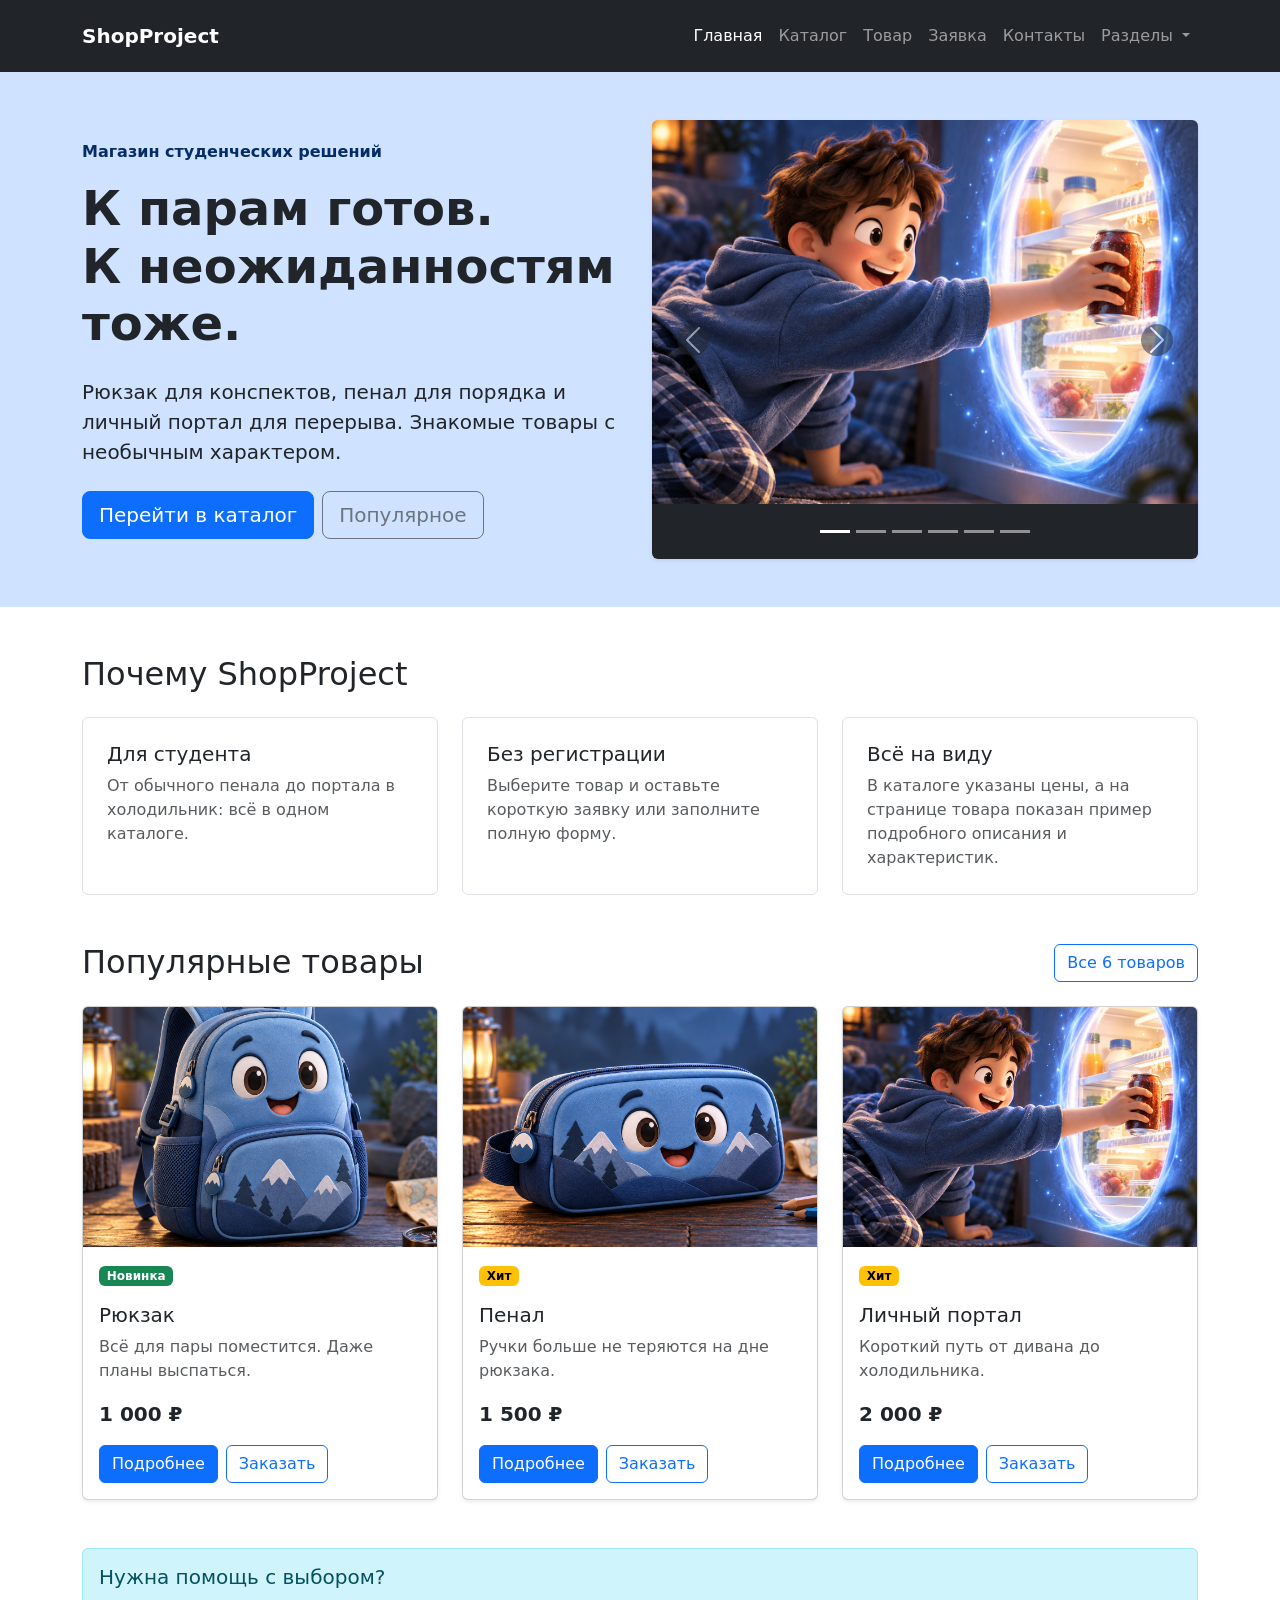
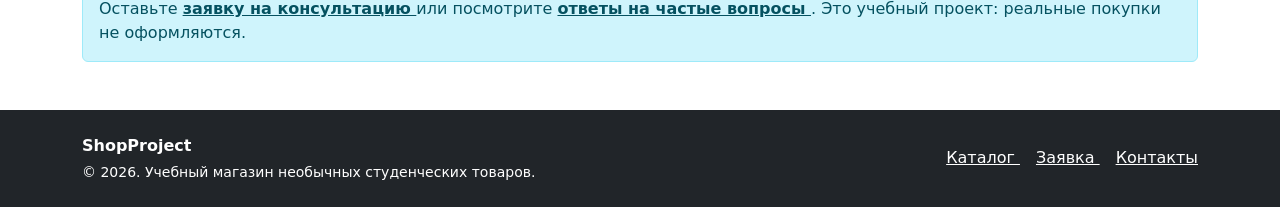
<file: index.html>
<!DOCTYPE html>
<html lang="ru">
 <head>
  <meta charset="utf-8"/>
  <meta content="width=device-width, initial-scale=1.0" name="viewport"/>
  <meta content="Учебный магазин ShopProject: рюкзаки, пеналы и необычные товары для студентов." name="description"/>
  <title>
   Главная — ShopProject
  </title>
  <link href="vendor/bootstrap/css/bootstrap.min.css" rel="stylesheet"/>
  <link href="css/custom.css" rel="stylesheet"/>
  <script defer="" src="vendor/bootstrap/js/bootstrap.bundle.min.js">
  </script>
  <script defer="" src="js/main.js">
  </script>
 </head>
 <body class="d-flex flex-column min-vh-100">
  <a class="visually-hidden-focusable position-absolute top-0 start-0 bg-white p-3 z-3" href="#main">
   Перейти к содержимому
  </a>
  <header>
   <nav aria-label="Основная навигация" class="navbar navbar-expand-lg bg-dark navbar-dark py-3">
    <div class="container">
     <a class="navbar-brand fw-bold" href="index.html">
      ShopProject
     </a>
     <button aria-controls="mainNavbar" aria-expanded="false" aria-label="Открыть меню" class="navbar-toggler" data-bs-target="#mainNavbar" data-bs-toggle="collapse" type="button">
      <span class="navbar-toggler-icon">
      </span>
     </button>
     <div class="collapse navbar-collapse" id="mainNavbar">
      <ul class="navbar-nav ms-auto">
       <li class="nav-item">
        <a aria-current="page" class="nav-link active" href="index.html">
         Главная
        </a>
       </li>
       <li class="nav-item">
        <a class="nav-link" href="catalog.html">
         Каталог
        </a>
       </li>
       <li class="nav-item">
        <a class="nav-link" href="product.html">
         Товар
        </a>
       </li>
       <li class="nav-item">
        <a class="nav-link" href="order.html">
         Заявка
        </a>
       </li>
       <li class="nav-item">
        <a class="nav-link" href="contacts.html">
         Контакты
        </a>
       </li>
       <li class="nav-item dropdown">
        <button aria-expanded="false" class="nav-link dropdown-toggle" data-bs-toggle="dropdown" type="button">
         Разделы
        </button>
        <ul class="dropdown-menu dropdown-menu-end">
         <li>
          <a class="dropdown-item" href="index.html#advantages">
           Преимущества
          </a>
         </li>
         <li>
          <a class="dropdown-item" href="index.html#popular">
           Популярные товары
          </a>
         </li>
         <li>
          <a class="dropdown-item" href="contacts.html#faq">
           Частые вопросы
          </a>
         </li>
        </ul>
       </li>
      </ul>
     </div>
    </div>
   </nav>
  </header>
  <main class="flex-grow-1" id="main" tabindex="-1">
   <section class="container-fluid bg-primary-subtle py-5">
    <div class="container">
     <div class="row align-items-center g-4">
      <div class="col-12 col-lg-6">
       <p class="text-primary-emphasis fw-semibold">
        Магазин студенческих решений
       </p>
       <h1 class="display-5 fw-bold">
        К парам готов.
        <br/>
        К неожиданностям тоже.
       </h1>
       <p class="lead my-4">
        Рюкзак для конспектов, пенал для порядка и личный портал для перерыва. Знакомые товары с необычным характером.
       </p>
       <div class="d-flex flex-wrap gap-2">
        <a class="btn btn-primary btn-lg" href="catalog.html">
         Перейти в каталог
        </a>
        <a class="btn btn-outline-secondary btn-lg" href="#popular">
         Популярное
        </a>
       </div>
      </div>
      <div class="col-12 col-lg-6">
       <div aria-label="Товары магазина" aria-roledescription="карусель" class="carousel slide rounded overflow-hidden shadow-sm" data-bs-interval="false" id="heroCarousel" role="region">
        <div class="carousel-inner">
         <div class="carousel-item active">
          <img alt="Студент достаёт напиток из холодильника через синий портал" class="d-block hero-image" fetchpriority="high" height="640" src="images/portal.png" width="640"/>
         </div>
         <div class="carousel-item">
          <img alt="Студенческий рюкзак" class="d-block hero-image" height="640" src="images/backpack.png" width="640"/>
         </div>
         <div class="carousel-item">
          <img alt="Пенал для письменных принадлежностей" class="d-block hero-image" height="640" src="images/pencil-case.png" width="640"/>
         </div>
         <div class="carousel-item">
          <img alt="Личная лавочка для отдыха" class="d-block hero-image" height="640" src="images/personal-bench.png" width="640"/>
         </div>
         <div class="carousel-item">
          <img alt="Шапочка из алюминиевой фольги" class="d-block hero-image" height="640" src="images/aluminum-cap.png" width="640"/>
         </div>
         <div class="carousel-item">
          <img alt="Иллюстрация побега студента с пары" class="d-block hero-image" height="640" src="images/leave.png" width="640"/>
         </div>
        </div>
        <button class="carousel-control-prev" data-bs-slide="prev" data-bs-target="#heroCarousel" type="button">
         <span aria-hidden="true" class="carousel-control-prev-icon bg-dark rounded-circle">
         </span>
         <span class="visually-hidden">
          Предыдущий товар
         </span>
        </button>
        <button class="carousel-control-next" data-bs-slide="next" data-bs-target="#heroCarousel" type="button">
         <span aria-hidden="true" class="carousel-control-next-icon bg-dark rounded-circle">
         </span>
         <span class="visually-hidden">
          Следующий товар
         </span>
        </button>
        <div class="carousel-indicators position-static mx-0 mb-0 py-3 bg-dark">
         <button aria-current="true" aria-label="Слайд 1: Личный портал" class="active" data-bs-slide-to="0" data-bs-target="#heroCarousel" type="button">
         </button>
         <button aria-label="Слайд 2: Рюкзак" data-bs-slide-to="1" data-bs-target="#heroCarousel" type="button">
         </button>
         <button aria-label="Слайд 3: Пенал" data-bs-slide-to="2" data-bs-target="#heroCarousel" type="button">
         </button>
         <button aria-label="Слайд 4: Личная лавочка" data-bs-slide-to="3" data-bs-target="#heroCarousel" type="button">
         </button>
         <button aria-label="Слайд 5: Защита от внешних воздействий" data-bs-slide-to="4" data-bs-target="#heroCarousel" type="button">
         </button>
         <button aria-label="Слайд 6: Побег с пар" data-bs-slide-to="5" data-bs-target="#heroCarousel" type="button">
         </button>
        </div>
       </div>
      </div>
     </div>
    </div>
   </section>
   <section class="container my-5" id="advantages">
    <h2 class="mb-4">
     Почему ShopProject
    </h2>
    <div class="row g-4">
     <div class="col-12 col-md-4">
      <div class="border rounded p-4 h-100">
       <h3 class="h5">
        Для студента
       </h3>
       <p class="text-body-secondary mb-0">
        От обычного пенала до портала в холодильник: всё в одном каталоге.
       </p>
      </div>
     </div>
     <div class="col-12 col-md-4">
      <div class="border rounded p-4 h-100">
       <h3 class="h5">
        Без регистрации
       </h3>
       <p class="text-body-secondary mb-0">
        Выберите товар и оставьте короткую заявку или заполните полную форму.
       </p>
      </div>
     </div>
     <div class="col-12 col-md-4">
      <div class="border rounded p-4 h-100">
       <h3 class="h5">
        Всё на виду
       </h3>
       <p class="text-body-secondary mb-0">
        В каталоге указаны цены, а на странице товара показан пример подробного описания и характеристик.
       </p>
      </div>
     </div>
    </div>
   </section>
   <section class="container my-5" id="popular">
    <div class="d-flex flex-wrap justify-content-between align-items-center gap-3 mb-4">
     <h2 class="mb-0">
      Популярные товары
     </h2>
     <a class="btn btn-outline-primary" href="catalog.html">
      Все 6 товаров
     </a>
    </div>
    <div class="row g-4">
     <div class="col-12 col-md-6 col-lg-4">
      <article class="card h-100 shadow-sm">
       <img alt="Студенческий рюкзак" class="card-img-top product-image" height="640" loading="lazy" src="images/backpack.png" width="640"/>
       <div class="card-body d-flex flex-column">
        <div class="mb-3">
         <span class="badge text-bg-success">
          Новинка
         </span>
        </div>
        <h3 class="card-title h5">
         Рюкзак
        </h3>
        <p class="card-text text-body-secondary">
         Всё для пары поместится. Даже планы выспаться.
        </p>
        <p class="fw-bold fs-5 mt-auto">
         1 000 ₽
        </p>
        <div class="d-flex flex-wrap gap-2">
         <a class="btn btn-primary" href="product.html">
          Подробнее
         </a>
         <button class="btn btn-outline-primary" data-bs-target="#orderModal" data-bs-toggle="modal" type="button">
          Заказать
         </button>
        </div>
       </div>
      </article>
     </div>
     <div class="col-12 col-md-6 col-lg-4">
      <article class="card h-100 shadow-sm">
       <img alt="Пенал для письменных принадлежностей" class="card-img-top product-image" height="640" loading="lazy" src="images/pencil-case.png" width="640"/>
       <div class="card-body d-flex flex-column">
        <div class="mb-3">
         <span class="badge text-bg-warning">
          Хит
         </span>
        </div>
        <h3 class="card-title h5">
         Пенал
        </h3>
        <p class="card-text text-body-secondary">
         Ручки больше не теряются на дне рюкзака.
        </p>
        <p class="fw-bold fs-5 mt-auto">
         1 500 ₽
        </p>
        <div class="d-flex flex-wrap gap-2">
         <a class="btn btn-primary" href="product.html">
          Подробнее
         </a>
         <button class="btn btn-outline-primary" data-bs-target="#orderModal" data-bs-toggle="modal" type="button">
          Заказать
         </button>
        </div>
       </div>
      </article>
     </div>
     <div class="col-12 col-md-6 col-lg-4">
      <article class="card h-100 shadow-sm">
       <img alt="Студент достаёт напиток из холодильника через синий портал" class="card-img-top product-image" height="640" loading="lazy" src="images/portal.png" width="640"/>
       <div class="card-body d-flex flex-column">
        <div class="mb-3">
         <span class="badge text-bg-warning">
          Хит
         </span>
        </div>
        <h3 class="card-title h5">
         Личный портал
        </h3>
        <p class="card-text text-body-secondary">
         Короткий путь от дивана до холодильника.
        </p>
        <p class="fw-bold fs-5 mt-auto">
         2 000 ₽
        </p>
        <div class="d-flex flex-wrap gap-2">
         <a class="btn btn-primary" href="product.html">
          Подробнее
         </a>
         <button class="btn btn-outline-primary" data-bs-target="#orderModal" data-bs-toggle="modal" type="button">
          Заказать
         </button>
        </div>
       </div>
      </article>
     </div>
    </div>
   </section>
   <aside class="container">
    <div class="alert alert-info mb-0" role="alert">
     <h2 class="h5">
      Нужна помощь с выбором?
     </h2>
     <p class="mb-0">
      Оставьте
      <a class="alert-link" href="order.html">
       заявку на консультацию
      </a>
      или посмотрите
      <a class="alert-link" href="contacts.html#faq">
       ответы на частые вопросы
      </a>
      . Это учебный проект: реальные покупки не оформляются.
     </p>
    </div>
   </aside>
  </main>
  <footer class="bg-dark text-white py-4 mt-5">
   <div class="container">
    <div class="row g-3 align-items-center">
     <div class="col-12 col-md-7">
      <p class="fw-bold mb-1">
       ShopProject
      </p>
      <p class="small mb-0">
       © 2026. Учебный магазин необычных студенческих товаров.
      </p>
     </div>
     <div class="col-12 col-md-5 text-md-end">
      <a class="text-white me-3" href="catalog.html">
       Каталог
      </a>
      <a class="text-white me-3" href="order.html">
       Заявка
      </a>
      <a class="text-white" href="contacts.html">
       Контакты
      </a>
     </div>
    </div>
   </div>
  </footer>
  <div aria-hidden="true" aria-labelledby="orderModalLabel" class="modal fade" id="orderModal" tabindex="-1">
   <div class="modal-dialog modal-dialog-centered modal-dialog-scrollable">
    <div class="modal-content">
     <div class="modal-header">
      <h2 class="modal-title fs-5" id="orderModalLabel">
       Быстрая заявка
      </h2>
      <button aria-label="Закрыть" class="btn-close" data-bs-dismiss="modal" type="button">
      </button>
     </div>
     <div class="modal-body">
      <p class="text-body-secondary">
       Учебная форма: данные никуда не отправляются.
      </p>
      <form class="demo-form" id="quick-form">
       <p class="small text-body-secondary">
        Поля со звёздочкой обязательны.
       </p>
       <div class="row g-3">
        <div class="col-12">
         <label class="form-label" for="quick-product">
          Товар *
         </label>
         <select class="form-select" id="quick-product" name="product" required="">
          <option value="">
           Выберите товар
          </option>
          <option value="backpack">
           Рюкзак — 1 000 ₽
          </option>
          <option value="pencil-case">
           Пенал — 1 500 ₽
          </option>
          <option value="portal">
           Личный портал — 2 000 ₽
          </option>
          <option value="personal-bench">
           Личная лавочка — 2 100 ₽
          </option>
          <option value="aluminum-cap">
           Защита от внешних воздействий — 2 000 ₽
          </option>
          <option value="leave">
           Побег с пар — 500 000 ₽
          </option>
         </select>
        </div>
        <div class="col-12 col-md-6">
         <label class="form-label" for="quick-name">
          Имя *
         </label>
         <input autocomplete="name" class="form-control" id="quick-name" maxlength="80" minlength="2" name="name" required="" type="text"/>
        </div>
        <div class="col-12 col-md-6">
         <label class="form-label" for="quick-phone">
          Телефон *
         </label>
         <div class="input-group">
          <span class="input-group-text" id="quick-prefix">
           +7
          </span>
          <input aria-describedby="quick-prefix quick-phone-help" autocomplete="tel-national" class="form-control" id="quick-phone" inputmode="numeric" maxlength="10" name="phone" pattern="[0-9]{10}" placeholder="9000000000" required="" type="tel"/>
         </div>
         <div class="form-text" id="quick-phone-help">
          10 цифр без +7, пробелов и скобок.
         </div>
        </div>
        <div class="col-12">
         <div class="form-check">
          <input class="form-check-input" id="quick-agree" name="agreement" required="" type="checkbox"/>
          <label class="form-check-label" for="quick-agree">
           Я согласен на обработку данных *
          </label>
         </div>
        </div>
        <div class="col-12 d-flex flex-wrap gap-2">
         <button class="btn btn-primary" type="submit">
          Отправить заявку
         </button>
         <button class="btn btn-outline-secondary" data-bs-dismiss="modal" type="button">
          Закрыть
         </button>
        </div>
       </div>
       <p class="alert alert-success mt-3 mb-0" hidden="" role="status" tabindex="-1">
        Форма успешно заполнена! Это учебный проект: данные никуда не отправляются.
       </p>
      </form>
     </div>
    </div>
   </div>
  </div>
  <noscript>
   <p class="container alert alert-warning my-3">
    Для работы меню, модального окна, вкладок и обработки учебной формы включите JavaScript.
   </p>
  </noscript>
 </body>
</html>
</file>
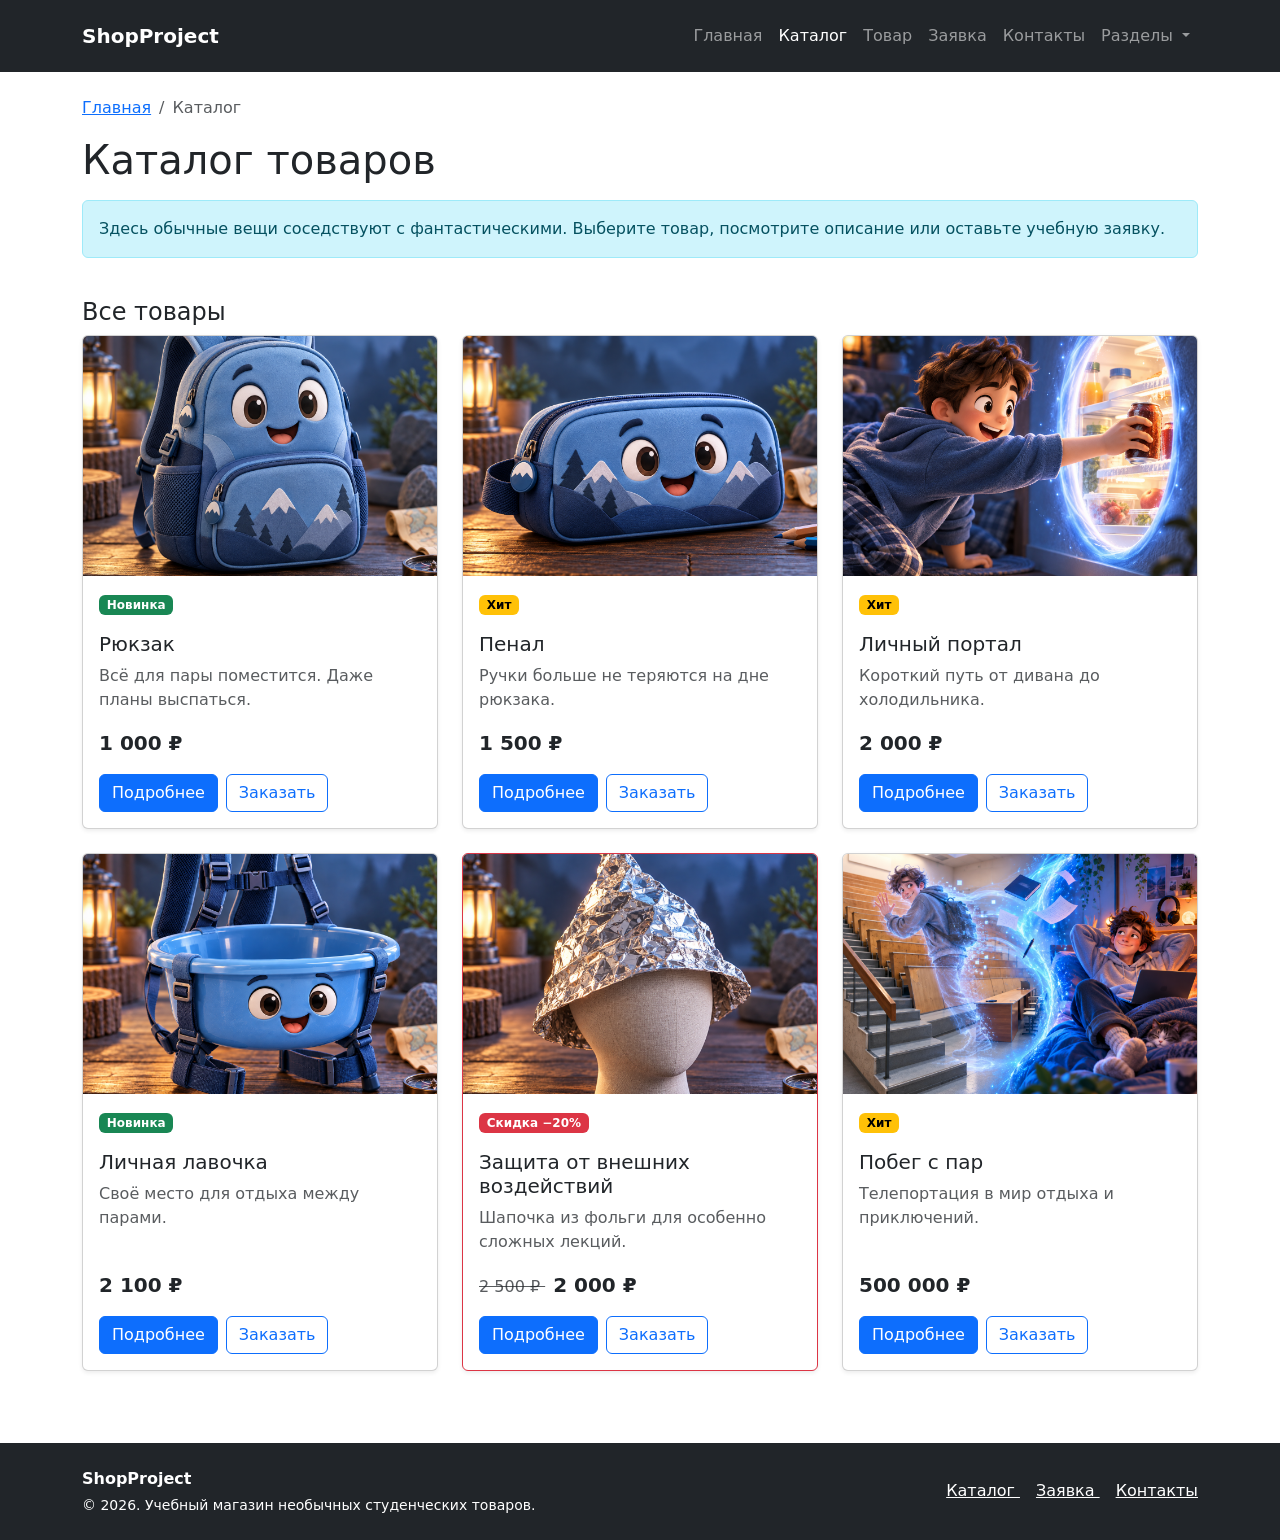
<file: catalog.html>
<!DOCTYPE html>
<html lang="ru">
 <head>
  <meta charset="utf-8"/>
  <meta content="width=device-width, initial-scale=1.0" name="viewport"/>
  <meta content="Шесть товаров ShopProject: каталог с поиском, категориями, ценой и быстрым заказом." name="description"/>
  <title>
   Каталог товаров — ShopProject
  </title>
  <link href="vendor/bootstrap/css/bootstrap.min.css" rel="stylesheet"/>
  <link href="css/custom.css" rel="stylesheet"/>
  <script defer="" src="vendor/bootstrap/js/bootstrap.bundle.min.js">
  </script>
  <script defer="" src="js/main.js">
  </script>
 </head>
 <body class="d-flex flex-column min-vh-100">
  <a class="visually-hidden-focusable position-absolute top-0 start-0 bg-white p-3 z-3" href="#main">
   Перейти к содержимому
  </a>
  <header>
   <nav aria-label="Основная навигация" class="navbar navbar-expand-lg bg-dark navbar-dark py-3">
    <div class="container">
     <a class="navbar-brand fw-bold" href="index.html">
      ShopProject
     </a>
     <button aria-controls="mainNavbar" aria-expanded="false" aria-label="Открыть меню" class="navbar-toggler" data-bs-target="#mainNavbar" data-bs-toggle="collapse" type="button">
      <span class="navbar-toggler-icon">
      </span>
     </button>
     <div class="collapse navbar-collapse" id="mainNavbar">
      <ul class="navbar-nav ms-auto">
       <li class="nav-item">
        <a class="nav-link" href="index.html">
         Главная
        </a>
       </li>
       <li class="nav-item">
        <a aria-current="page" class="nav-link active" href="catalog.html">
         Каталог
        </a>
       </li>
       <li class="nav-item">
        <a class="nav-link" href="product.html">
         Товар
        </a>
       </li>
       <li class="nav-item">
        <a class="nav-link" href="order.html">
         Заявка
        </a>
       </li>
       <li class="nav-item">
        <a class="nav-link" href="contacts.html">
         Контакты
        </a>
       </li>
       <li class="nav-item dropdown">
        <button aria-expanded="false" class="nav-link dropdown-toggle" data-bs-toggle="dropdown" type="button">
         Разделы
        </button>
        <ul class="dropdown-menu dropdown-menu-end">
         <li>
          <a class="dropdown-item" href="index.html#advantages">
           Преимущества
          </a>
         </li>
         <li>
          <a class="dropdown-item" href="index.html#popular">
           Популярные товары
          </a>
         </li>
         <li>
          <a class="dropdown-item" href="contacts.html#faq">
           Частые вопросы
          </a>
         </li>
        </ul>
       </li>
      </ul>
     </div>
    </div>
   </nav>
  </header>
  <main class="flex-grow-1" id="main" tabindex="-1">
   <div class="container my-4">
    <nav aria-label="Хлебные крошки">
     <ol class="breadcrumb">
      <li class="breadcrumb-item">
       <a href="index.html">
        Главная
       </a>
      </li>
      <li aria-current="page" class="breadcrumb-item active">
       Каталог
      </li>
     </ol>
    </nav>
    <h1 class="mb-3">
     Каталог товаров
    </h1>
    <div class="alert alert-info" role="alert">
     Здесь обычные вещи соседствуют с фантастическими. Выберите товар, посмотрите описание или оставьте учебную заявку.
    </div>
    <div class="row g-4 mt-1">
     <section aria-labelledby="catalog-heading" class="col-12">
      <h2 class="h4" id="catalog-heading">
       Все товары
      </h2>
      <div class="row g-4" id="catalog-grid">
       <div class="col-12 col-md-6 col-lg-4">
        <article class="card h-100 shadow-sm">
         <img alt="Студенческий рюкзак" class="card-img-top product-image" height="640" loading="lazy" src="images/backpack.png" width="640"/>
         <div class="card-body d-flex flex-column">
          <div class="mb-3">
           <span class="badge text-bg-success">
            Новинка
           </span>
          </div>
          <h3 class="card-title h5">
           Рюкзак
          </h3>
          <p class="card-text text-body-secondary">
           Всё для пары поместится. Даже планы выспаться.
          </p>
          <p class="fw-bold fs-5 mt-auto">
           1 000 ₽
          </p>
          <div class="d-flex flex-wrap gap-2">
           <a class="btn btn-primary" href="product.html">
            Подробнее
           </a>
           <button class="btn btn-outline-primary" data-bs-target="#orderModal" data-bs-toggle="modal" type="button">
            Заказать
           </button>
          </div>
         </div>
        </article>
       </div>
       <div class="col-12 col-md-6 col-lg-4">
        <article class="card h-100 shadow-sm">
         <img alt="Пенал для письменных принадлежностей" class="card-img-top product-image" height="640" loading="lazy" src="images/pencil-case.png" width="640"/>
         <div class="card-body d-flex flex-column">
          <div class="mb-3">
           <span class="badge text-bg-warning">
            Хит
           </span>
          </div>
          <h3 class="card-title h5">
           Пенал
          </h3>
          <p class="card-text text-body-secondary">
           Ручки больше не теряются на дне рюкзака.
          </p>
          <p class="fw-bold fs-5 mt-auto">
           1 500 ₽
          </p>
          <div class="d-flex flex-wrap gap-2">
           <a class="btn btn-primary" href="product.html">
            Подробнее
           </a>
           <button class="btn btn-outline-primary" data-bs-target="#orderModal" data-bs-toggle="modal" type="button">
            Заказать
           </button>
          </div>
         </div>
        </article>
       </div>
       <div class="col-12 col-md-6 col-lg-4">
        <article class="card h-100 shadow-sm">
         <img alt="Студент достаёт напиток из холодильника через синий портал" class="card-img-top product-image" height="640" loading="lazy" src="images/portal.png" width="640"/>
         <div class="card-body d-flex flex-column">
          <div class="mb-3">
           <span class="badge text-bg-warning">
            Хит
           </span>
          </div>
          <h3 class="card-title h5">
           Личный портал
          </h3>
          <p class="card-text text-body-secondary">
           Короткий путь от дивана до холодильника.
          </p>
          <p class="fw-bold fs-5 mt-auto">
           2 000 ₽
          </p>
          <div class="d-flex flex-wrap gap-2">
           <a class="btn btn-primary" href="product.html">
            Подробнее
           </a>
           <button class="btn btn-outline-primary" data-bs-target="#orderModal" data-bs-toggle="modal" type="button">
            Заказать
           </button>
          </div>
         </div>
        </article>
       </div>
       <div class="col-12 col-md-6 col-lg-4">
        <article class="card h-100 shadow-sm">
         <img alt="Личная лавочка для отдыха" class="card-img-top product-image" height="640" loading="lazy" src="images/personal-bench.png" width="640"/>
         <div class="card-body d-flex flex-column">
          <div class="mb-3">
           <span class="badge text-bg-success">
            Новинка
           </span>
          </div>
          <h3 class="card-title h5">
           Личная лавочка
          </h3>
          <p class="card-text text-body-secondary">
           Своё место для отдыха между парами.
          </p>
          <p class="fw-bold fs-5 mt-auto">
           2 100 ₽
          </p>
          <div class="d-flex flex-wrap gap-2">
           <a class="btn btn-primary" href="product.html">
            Подробнее
           </a>
           <button class="btn btn-outline-primary" data-bs-target="#orderModal" data-bs-toggle="modal" type="button">
            Заказать
           </button>
          </div>
         </div>
        </article>
       </div>
       <div class="col-12 col-md-6 col-lg-4">
        <article class="card h-100 shadow-sm border-danger">
         <img alt="Шапочка из алюминиевой фольги" class="card-img-top product-image" height="640" loading="lazy" src="images/aluminum-cap.png" width="640"/>
         <div class="card-body d-flex flex-column">
          <div class="mb-3">
           <span class="badge text-bg-danger">
            Скидка −20%
           </span>
          </div>
          <h3 class="card-title h5">
           Защита от внешних воздействий
          </h3>
          <p class="card-text text-body-secondary">
           Шапочка из фольги для особенно сложных лекций.
          </p>
          <p class="fw-bold fs-5 mt-auto">
           <del class="text-body-secondary fw-normal fs-6 me-2">
            2 500 ₽
           </del>
           2 000 ₽
          </p>
          <div class="d-flex flex-wrap gap-2">
           <a class="btn btn-primary" href="product.html">
            Подробнее
           </a>
           <button class="btn btn-outline-primary" data-bs-target="#orderModal" data-bs-toggle="modal" type="button">
            Заказать
           </button>
          </div>
         </div>
        </article>
       </div>
       <div class="col-12 col-md-6 col-lg-4">
        <article class="card h-100 shadow-sm">
         <img alt="Иллюстрация побега студента с пары" class="card-img-top product-image" height="640" loading="lazy" src="images/leave.png" width="640"/>
         <div class="card-body d-flex flex-column">
          <div class="mb-3">
           <span class="badge text-bg-warning">
            Хит
           </span>
          </div>
          <h3 class="card-title h5">
           Побег с пар
          </h3>
          <p class="card-text text-body-secondary">
           Телепортация в мир отдыха и приключений.
          </p>
          <p class="fw-bold fs-5 mt-auto">
           500 000 ₽
          </p>
          <div class="d-flex flex-wrap gap-2">
           <a class="btn btn-primary" href="product.html">
            Подробнее
           </a>
           <button class="btn btn-outline-primary" data-bs-target="#orderModal" data-bs-toggle="modal" type="button">
            Заказать
           </button>
          </div>
         </div>
        </article>
       </div>
      </div>
     </section>
    </div>
   </div>
  </main>
  <footer class="bg-dark text-white py-4 mt-5">
   <div class="container">
    <div class="row g-3 align-items-center">
     <div class="col-12 col-md-7">
      <p class="fw-bold mb-1">
       ShopProject
      </p>
      <p class="small mb-0">
       © 2026. Учебный магазин необычных студенческих товаров.
      </p>
     </div>
     <div class="col-12 col-md-5 text-md-end">
      <a class="text-white me-3" href="catalog.html">
       Каталог
      </a>
      <a class="text-white me-3" href="order.html">
       Заявка
      </a>
      <a class="text-white" href="contacts.html">
       Контакты
      </a>
     </div>
    </div>
   </div>
  </footer>
  <div aria-hidden="true" aria-labelledby="orderModalLabel" class="modal fade" id="orderModal" tabindex="-1">
   <div class="modal-dialog modal-dialog-centered modal-dialog-scrollable">
    <div class="modal-content">
     <div class="modal-header">
      <h2 class="modal-title fs-5" id="orderModalLabel">
       Быстрая заявка
      </h2>
      <button aria-label="Закрыть" class="btn-close" data-bs-dismiss="modal" type="button">
      </button>
     </div>
     <div class="modal-body">
      <p class="text-body-secondary">
       Учебная форма: данные никуда не отправляются.
      </p>
      <form class="demo-form" id="quick-form">
       <p class="small text-body-secondary">
        Поля со звёздочкой обязательны.
       </p>
       <div class="row g-3">
        <div class="col-12">
         <label class="form-label" for="quick-product">
          Товар *
         </label>
         <select class="form-select" id="quick-product" name="product" required="">
          <option value="">
           Выберите товар
          </option>
          <option value="backpack">
           Рюкзак — 1 000 ₽
          </option>
          <option value="pencil-case">
           Пенал — 1 500 ₽
          </option>
          <option value="portal">
           Личный портал — 2 000 ₽
          </option>
          <option value="personal-bench">
           Личная лавочка — 2 100 ₽
          </option>
          <option value="aluminum-cap">
           Защита от внешних воздействий — 2 000 ₽
          </option>
          <option value="leave">
           Побег с пар — 500 000 ₽
          </option>
         </select>
        </div>
        <div class="col-12 col-md-6">
         <label class="form-label" for="quick-name">
          Имя *
         </label>
         <input autocomplete="name" class="form-control" id="quick-name" maxlength="80" minlength="2" name="name" required="" type="text"/>
        </div>
        <div class="col-12 col-md-6">
         <label class="form-label" for="quick-phone">
          Телефон *
         </label>
         <div class="input-group">
          <span class="input-group-text" id="quick-prefix">
           +7
          </span>
          <input aria-describedby="quick-prefix quick-phone-help" autocomplete="tel-national" class="form-control" id="quick-phone" inputmode="numeric" maxlength="10" name="phone" pattern="[0-9]{10}" placeholder="9000000000" required="" type="tel"/>
         </div>
         <div class="form-text" id="quick-phone-help">
          10 цифр без +7, пробелов и скобок.
         </div>
        </div>
        <div class="col-12">
         <div class="form-check">
          <input class="form-check-input" id="quick-agree" name="agreement" required="" type="checkbox"/>
          <label class="form-check-label" for="quick-agree">
           Я согласен на обработку данных *
          </label>
         </div>
        </div>
        <div class="col-12 d-flex flex-wrap gap-2">
         <button class="btn btn-primary" type="submit">
          Отправить заявку
         </button>
         <button class="btn btn-outline-secondary" data-bs-dismiss="modal" type="button">
          Закрыть
         </button>
        </div>
       </div>
       <p class="alert alert-success mt-3 mb-0" hidden="" role="status" tabindex="-1">
        Форма успешно заполнена! Это учебный проект: данные никуда не отправляются.
       </p>
      </form>
     </div>
    </div>
   </div>
  </div>
  <noscript>
   <p class="container alert alert-warning my-3">
    Для работы меню, модального окна, вкладок и обработки учебной формы включите JavaScript.
   </p>
  </noscript>
 </body>
</html>
</file>
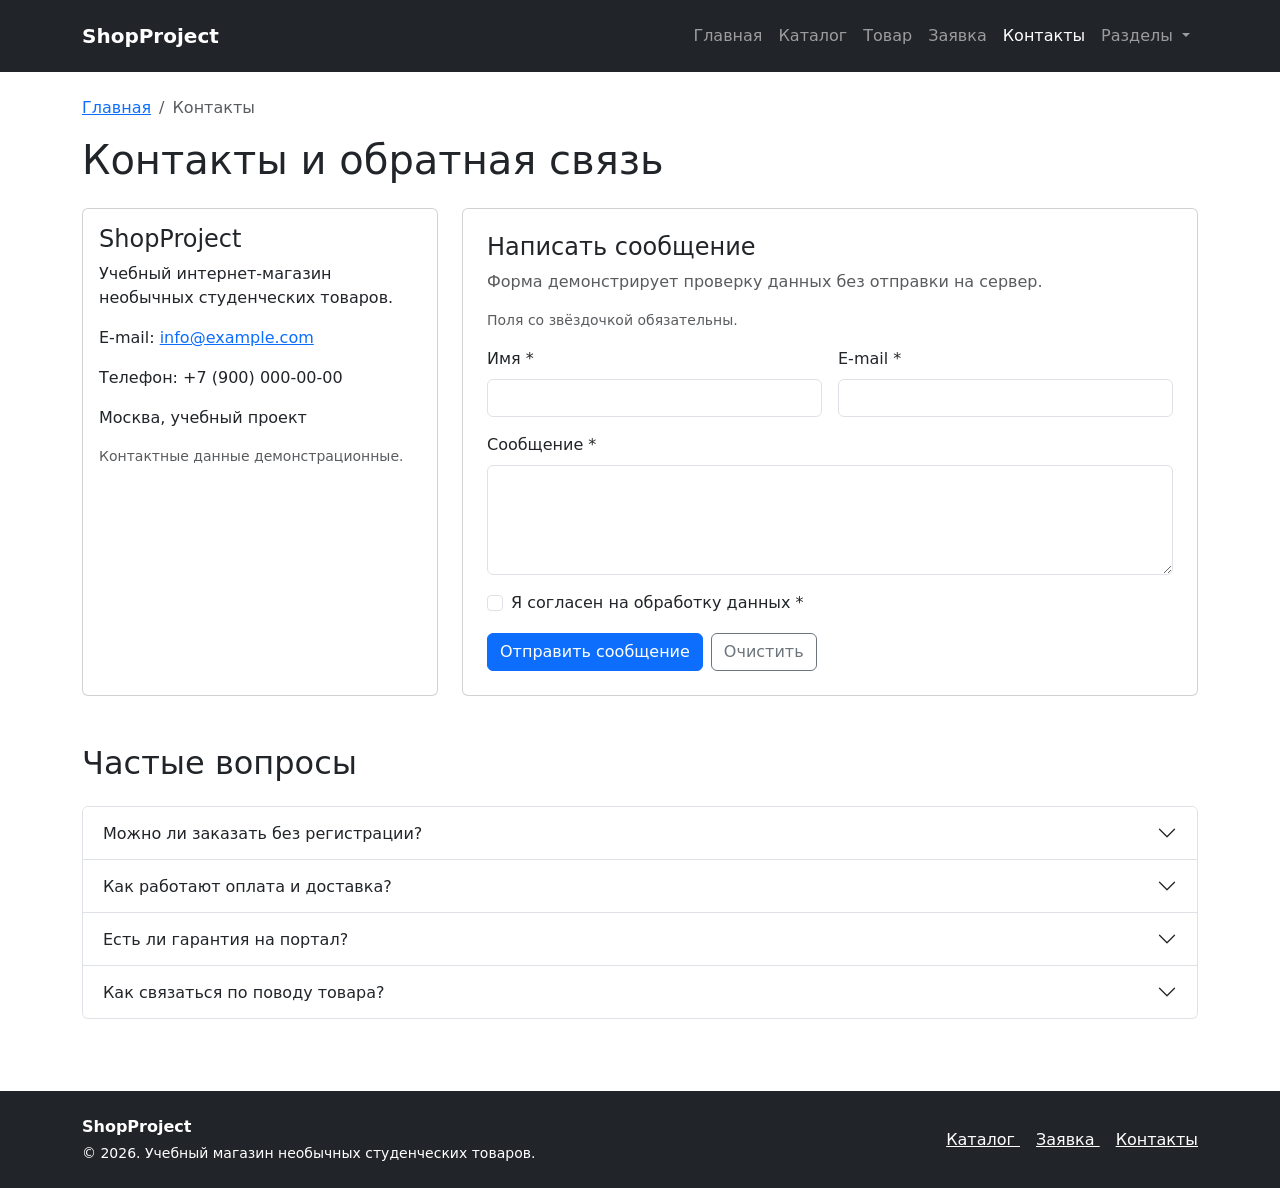
<file: contacts.html>
<!DOCTYPE html>
<html lang="ru">
 <head>
  <meta charset="utf-8"/>
  <meta content="width=device-width, initial-scale=1.0" name="viewport"/>
  <meta content="Контакты учебного проекта ShopProject, обратная связь и ответы на частые вопросы." name="description"/>
  <title>
   Контакты и вопросы — ShopProject
  </title>
  <link href="vendor/bootstrap/css/bootstrap.min.css" rel="stylesheet"/>
  <link href="css/custom.css" rel="stylesheet"/>
  <script defer="" src="vendor/bootstrap/js/bootstrap.bundle.min.js">
  </script>
  <script defer="" src="js/main.js">
  </script>
 </head>
 <body class="d-flex flex-column min-vh-100">
  <a class="visually-hidden-focusable position-absolute top-0 start-0 bg-white p-3 z-3" href="#main">
   Перейти к содержимому
  </a>
  <header>
   <nav aria-label="Основная навигация" class="navbar navbar-expand-lg bg-dark navbar-dark py-3">
    <div class="container">
     <a class="navbar-brand fw-bold" href="index.html">
      ShopProject
     </a>
     <button aria-controls="mainNavbar" aria-expanded="false" aria-label="Открыть меню" class="navbar-toggler" data-bs-target="#mainNavbar" data-bs-toggle="collapse" type="button">
      <span class="navbar-toggler-icon">
      </span>
     </button>
     <div class="collapse navbar-collapse" id="mainNavbar">
      <ul class="navbar-nav ms-auto">
       <li class="nav-item">
        <a class="nav-link" href="index.html">
         Главная
        </a>
       </li>
       <li class="nav-item">
        <a class="nav-link" href="catalog.html">
         Каталог
        </a>
       </li>
       <li class="nav-item">
        <a class="nav-link" href="product.html">
         Товар
        </a>
       </li>
       <li class="nav-item">
        <a class="nav-link" href="order.html">
         Заявка
        </a>
       </li>
       <li class="nav-item">
        <a aria-current="page" class="nav-link active" href="contacts.html">
         Контакты
        </a>
       </li>
       <li class="nav-item dropdown">
        <button aria-expanded="false" class="nav-link dropdown-toggle" data-bs-toggle="dropdown" type="button">
         Разделы
        </button>
        <ul class="dropdown-menu dropdown-menu-end">
         <li>
          <a class="dropdown-item" href="index.html#advantages">
           Преимущества
          </a>
         </li>
         <li>
          <a class="dropdown-item" href="index.html#popular">
           Популярные товары
          </a>
         </li>
         <li>
          <a class="dropdown-item" href="contacts.html#faq">
           Частые вопросы
          </a>
         </li>
        </ul>
       </li>
      </ul>
     </div>
    </div>
   </nav>
  </header>
  <main class="flex-grow-1" id="main" tabindex="-1">
   <div class="container my-4">
    <nav aria-label="Хлебные крошки">
     <ol class="breadcrumb">
      <li class="breadcrumb-item">
       <a href="index.html">
        Главная
       </a>
      </li>
      <li aria-current="page" class="breadcrumb-item active">
       Контакты
      </li>
     </ol>
    </nav>
    <h1 class="mb-4">
     Контакты и обратная связь
    </h1>
    <div class="row g-4">
     <section aria-labelledby="contact-heading" class="col-12 col-lg-4">
      <div class="card h-100">
       <div class="card-body">
        <h2 class="h4" id="contact-heading">
         ShopProject
        </h2>
        <p>
         Учебный интернет-магазин необычных студенческих товаров.
        </p>
        <address>
         <p>
          E-mail:
          <a href="mailto:info@example.com">
           info@example.com
          </a>
         </p>
         <p>
          Телефон: +7 (900) 000-00-00
         </p>
         <p class="mb-0">
          Москва, учебный проект
         </p>
        </address>
        <p class="small text-body-secondary mb-0">
         Контактные данные демонстрационные.
        </p>
       </div>
      </div>
     </section>
     <section aria-labelledby="feedback-heading" class="col-12 col-lg-8" id="contacts">
      <div class="card">
       <div class="card-body p-3 p-md-4">
        <h2 class="h4" id="feedback-heading">
         Написать сообщение
        </h2>
        <p class="text-body-secondary">
         Форма демонстрирует проверку данных без отправки на сервер.
        </p>
        <form class="demo-form" id="feedback-form">
         <p class="small text-body-secondary">
          Поля со звёздочкой обязательны.
         </p>
         <div class="row g-3">
          <div class="col-12 col-md-6">
           <label class="form-label" for="feedback-name">
            Имя *
           </label>
           <input autocomplete="name" class="form-control" id="feedback-name" maxlength="80" minlength="2" name="name" required="" type="text"/>
          </div>
          <div class="col-12 col-md-6">
           <label class="form-label" for="feedback-email">
            E-mail *
           </label>
           <input autocomplete="email" class="form-control" id="feedback-email" name="email" required="" type="email"/>
          </div>
          <div class="col-12">
           <label class="form-label" for="feedback-comment">
            Сообщение *
           </label>
           <textarea class="form-control" id="feedback-comment" maxlength="2000" name="comment" required="" rows="4"></textarea>
          </div>
          <div class="col-12">
           <div class="form-check">
            <input class="form-check-input" id="feedback-agree" name="agreement" required="" type="checkbox"/>
            <label class="form-check-label" for="feedback-agree">
             Я согласен на обработку данных *
            </label>
           </div>
          </div>
          <div class="col-12 d-flex flex-wrap gap-2">
           <button class="btn btn-primary" type="submit">
            Отправить сообщение
           </button>
           <button class="btn btn-outline-secondary" type="reset">
            Очистить
           </button>
          </div>
         </div>
         <p class="alert alert-success mt-3 mb-0" hidden="" role="status" tabindex="-1">
          Форма успешно заполнена! Это учебный проект: данные никуда не отправляются.
         </p>
        </form>
       </div>
      </div>
     </section>
    </div>
    <section class="mt-5" id="faq">
     <h2 class="mb-4">
      Частые вопросы
     </h2>
     <div class="accordion" id="faqAccordion">
      <div class="accordion-item">
       <h3 class="accordion-header">
        <button aria-controls="faq-1" aria-expanded="false" class="accordion-button collapsed" data-bs-target="#faq-1" data-bs-toggle="collapse" type="button">
         Можно ли заказать без регистрации?
        </button>
       </h3>
       <div class="accordion-collapse collapse" data-bs-parent="#faqAccordion" id="faq-1">
        <div class="accordion-body">
         Да. Выберите товар и заполните быструю или полную форму заявки. Учётная запись не нужна.
        </div>
       </div>
      </div>
      <div class="accordion-item">
       <h3 class="accordion-header">
        <button aria-controls="faq-2" aria-expanded="false" class="accordion-button collapsed" data-bs-target="#faq-2" data-bs-toggle="collapse" type="button">
         Как работают оплата и доставка?
        </button>
       </h3>
       <div class="accordion-collapse collapse" data-bs-parent="#faqAccordion" id="faq-2">
        <div class="accordion-body">
         Это учебный магазин. Реальная оплата и доставка не выполняются, а контакты из формы не отправляются на сервер.
        </div>
       </div>
      </div>
      <div class="accordion-item">
       <h3 class="accordion-header">
        <button aria-controls="faq-3" aria-expanded="false" class="accordion-button collapsed" data-bs-target="#faq-3" data-bs-toggle="collapse" type="button">
         Есть ли гарантия на портал?
        </button>
       </h3>
       <div class="accordion-collapse collapse" data-bs-parent="#faqAccordion" id="faq-3">
        <div class="accordion-body">
         Пока в холодильнике есть еда. Точные шуточные условия указаны в характеристиках каждого товара.
        </div>
       </div>
      </div>
      <div class="accordion-item">
       <h3 class="accordion-header">
        <button aria-controls="faq-4" aria-expanded="false" class="accordion-button collapsed" data-bs-target="#faq-4" data-bs-toggle="collapse" type="button">
         Как связаться по поводу товара?
        </button>
       </h3>
       <div class="accordion-collapse collapse" data-bs-parent="#faqAccordion" id="faq-4">
        <div class="accordion-body">
         Выберите тему «Консультация» в форме заявки или напишите сообщение через форму обратной связи на этой странице.
        </div>
       </div>
      </div>
     </div>
    </section>
   </div>
  </main>
  <footer class="bg-dark text-white py-4 mt-5">
   <div class="container">
    <div class="row g-3 align-items-center">
     <div class="col-12 col-md-7">
      <p class="fw-bold mb-1">
       ShopProject
      </p>
      <p class="small mb-0">
       © 2026. Учебный магазин необычных студенческих товаров.
      </p>
     </div>
     <div class="col-12 col-md-5 text-md-end">
      <a class="text-white me-3" href="catalog.html">
       Каталог
      </a>
      <a class="text-white me-3" href="order.html">
       Заявка
      </a>
      <a class="text-white" href="contacts.html">
       Контакты
      </a>
     </div>
    </div>
   </div>
  </footer>
  <noscript>
   <p class="container alert alert-warning my-3">
    Для работы меню, модального окна, вкладок и обработки учебной формы включите JavaScript.
   </p>
  </noscript>
 </body>
</html>
</file>
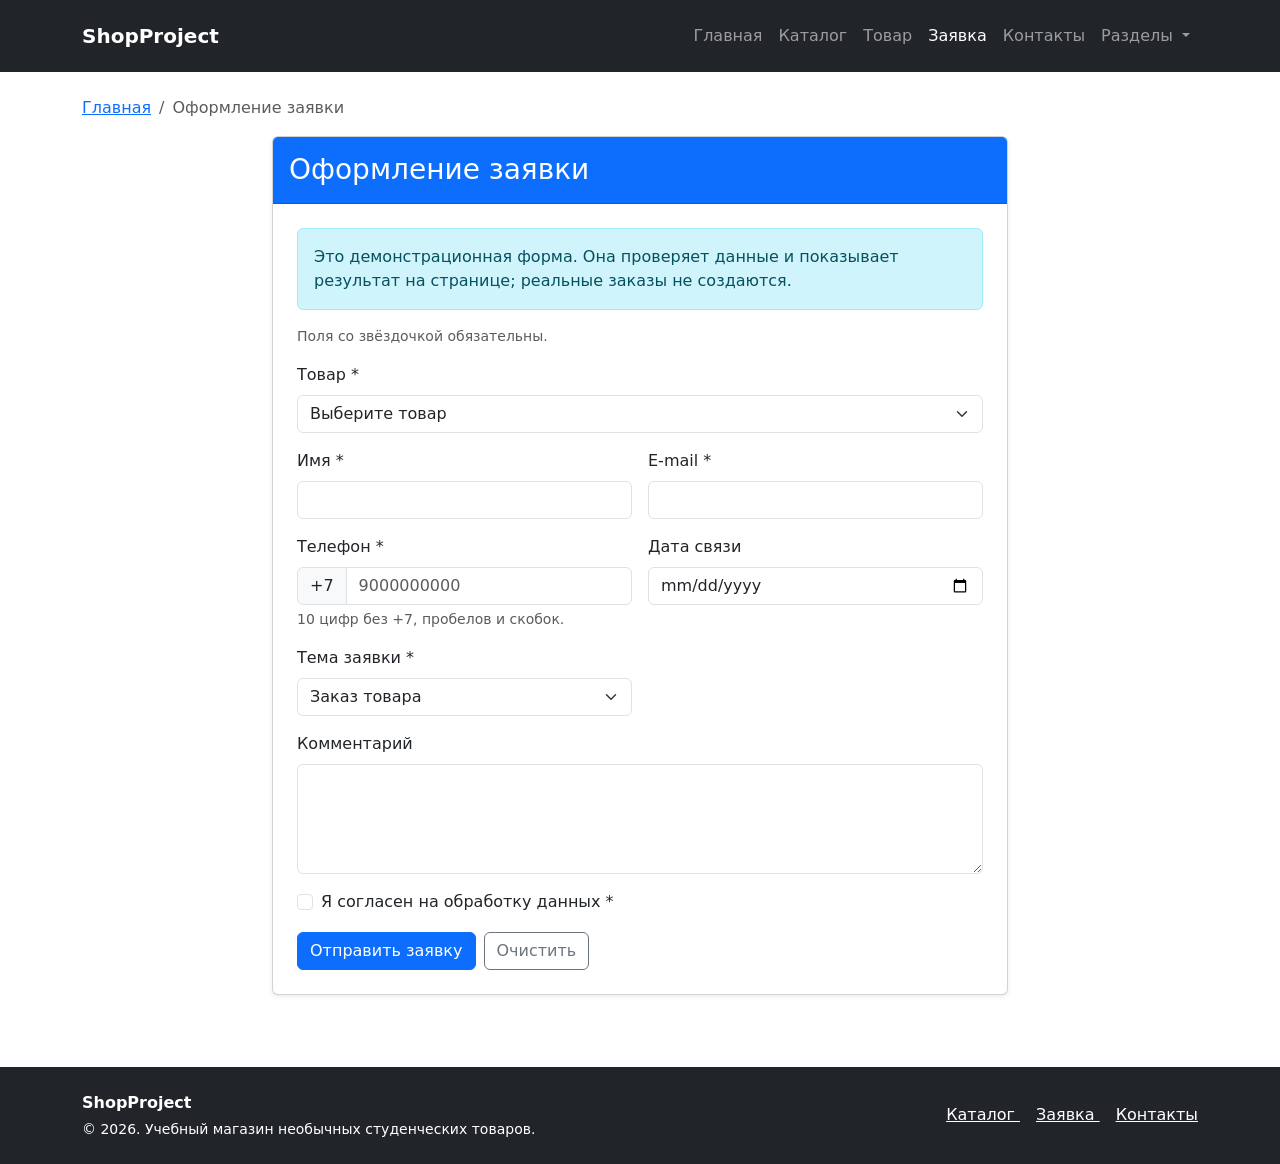
<file: order.html>
<!DOCTYPE html>
<html lang="ru">
 <head>
  <meta charset="utf-8"/>
  <meta content="width=device-width, initial-scale=1.0" name="viewport"/>
  <meta content="Форма учебной заявки ShopProject с выбором товара и контактными данными." name="description"/>
  <title>
   Оформление заявки — ShopProject
  </title>
  <link href="vendor/bootstrap/css/bootstrap.min.css" rel="stylesheet"/>
  <link href="css/custom.css" rel="stylesheet"/>
  <script defer="" src="vendor/bootstrap/js/bootstrap.bundle.min.js">
  </script>
  <script defer="" src="js/main.js">
  </script>
 </head>
 <body class="d-flex flex-column min-vh-100">
  <a class="visually-hidden-focusable position-absolute top-0 start-0 bg-white p-3 z-3" href="#main">
   Перейти к содержимому
  </a>
  <header>
   <nav aria-label="Основная навигация" class="navbar navbar-expand-lg bg-dark navbar-dark py-3">
    <div class="container">
     <a class="navbar-brand fw-bold" href="index.html">
      ShopProject
     </a>
     <button aria-controls="mainNavbar" aria-expanded="false" aria-label="Открыть меню" class="navbar-toggler" data-bs-target="#mainNavbar" data-bs-toggle="collapse" type="button">
      <span class="navbar-toggler-icon">
      </span>
     </button>
     <div class="collapse navbar-collapse" id="mainNavbar">
      <ul class="navbar-nav ms-auto">
       <li class="nav-item">
        <a class="nav-link" href="index.html">
         Главная
        </a>
       </li>
       <li class="nav-item">
        <a class="nav-link" href="catalog.html">
         Каталог
        </a>
       </li>
       <li class="nav-item">
        <a class="nav-link" href="product.html">
         Товар
        </a>
       </li>
       <li class="nav-item">
        <a aria-current="page" class="nav-link active" href="order.html">
         Заявка
        </a>
       </li>
       <li class="nav-item">
        <a class="nav-link" href="contacts.html">
         Контакты
        </a>
       </li>
       <li class="nav-item dropdown">
        <button aria-expanded="false" class="nav-link dropdown-toggle" data-bs-toggle="dropdown" type="button">
         Разделы
        </button>
        <ul class="dropdown-menu dropdown-menu-end">
         <li>
          <a class="dropdown-item" href="index.html#advantages">
           Преимущества
          </a>
         </li>
         <li>
          <a class="dropdown-item" href="index.html#popular">
           Популярные товары
          </a>
         </li>
         <li>
          <a class="dropdown-item" href="contacts.html#faq">
           Частые вопросы
          </a>
         </li>
        </ul>
       </li>
      </ul>
     </div>
    </div>
   </nav>
  </header>
  <main class="flex-grow-1" id="main" tabindex="-1">
   <div class="container my-4">
    <nav aria-label="Хлебные крошки">
     <ol class="breadcrumb">
      <li class="breadcrumb-item">
       <a href="index.html">
        Главная
       </a>
      </li>
      <li aria-current="page" class="breadcrumb-item active">
       Оформление заявки
      </li>
     </ol>
    </nav>
    <div class="row justify-content-center">
     <div class="col-12 col-lg-9 col-xl-8">
      <div class="card shadow-sm">
       <div class="card-header bg-primary text-white p-3">
        <h1 class="h3 mb-0">
         Оформление заявки
        </h1>
       </div>
       <div class="card-body p-3 p-md-4">
        <div class="alert alert-info" role="alert">
         Это демонстрационная форма. Она проверяет данные и показывает результат на странице; реальные заказы не создаются.
        </div>
        <form class="demo-form" id="order-form">
         <p class="small text-body-secondary">
          Поля со звёздочкой обязательны.
         </p>
         <div class="row g-3">
          <div class="col-12">
           <label class="form-label" for="order-product">
            Товар *
           </label>
           <select class="form-select" id="order-product" name="product" required="">
            <option value="">
             Выберите товар
            </option>
            <option value="backpack">
             Рюкзак — 1 000 ₽
            </option>
            <option value="pencil-case">
             Пенал — 1 500 ₽
            </option>
            <option value="portal">
             Личный портал — 2 000 ₽
            </option>
            <option value="personal-bench">
             Личная лавочка — 2 100 ₽
            </option>
            <option value="aluminum-cap">
             Защита от внешних воздействий — 2 000 ₽
            </option>
            <option value="leave">
             Побег с пар — 500 000 ₽
            </option>
           </select>
          </div>
          <div class="col-12 col-md-6">
           <label class="form-label" for="order-name">
            Имя *
           </label>
           <input autocomplete="name" class="form-control" id="order-name" maxlength="80" minlength="2" name="name" required="" type="text"/>
          </div>
          <div class="col-12 col-md-6">
           <label class="form-label" for="order-email">
            E-mail *
           </label>
           <input autocomplete="email" class="form-control" id="order-email" name="email" required="" type="email"/>
          </div>
          <div class="col-12 col-md-6">
           <label class="form-label" for="order-phone">
            Телефон *
           </label>
           <div class="input-group">
            <span class="input-group-text" id="order-prefix">
             +7
            </span>
            <input aria-describedby="order-prefix order-phone-help" autocomplete="tel-national" class="form-control" id="order-phone" inputmode="numeric" maxlength="10" name="phone" pattern="[0-9]{10}" placeholder="9000000000" required="" type="tel"/>
           </div>
           <div class="form-text" id="order-phone-help">
            10 цифр без +7, пробелов и скобок.
           </div>
          </div>
          <div class="col-12 col-md-6">
           <label class="form-label" for="order-date">
            Дата связи
           </label>
           <input class="form-control" id="order-date" name="date" type="date"/>
          </div>
          <div class="col-12 col-md-6">
           <label class="form-label" for="order-topic">
            Тема заявки *
           </label>
           <select class="form-select" id="order-topic" name="topic" required="">
            <option value="order">
             Заказ товара
            </option>
            <option value="consultation">
             Консультация
            </option>
            <option value="delivery">
             Доставка
            </option>
           </select>
          </div>
          <div class="col-12">
           <label class="form-label" for="order-comment">
            Комментарий
           </label>
           <textarea class="form-control" id="order-comment" maxlength="2000" name="comment" rows="4"></textarea>
          </div>
          <div class="col-12">
           <div class="form-check">
            <input class="form-check-input" id="order-agree" name="agreement" required="" type="checkbox"/>
            <label class="form-check-label" for="order-agree">
             Я согласен на обработку данных *
            </label>
           </div>
          </div>
          <div class="col-12 d-flex flex-wrap gap-2">
           <button class="btn btn-primary" type="submit">
            Отправить заявку
           </button>
           <button class="btn btn-outline-secondary" type="reset">
            Очистить
           </button>
          </div>
         </div>
         <p class="alert alert-success mt-3 mb-0" hidden="" role="status" tabindex="-1">
          Форма успешно заполнена! Это учебный проект: данные никуда не отправляются.
         </p>
        </form>
       </div>
      </div>
     </div>
    </div>
   </div>
  </main>
  <footer class="bg-dark text-white py-4 mt-5">
   <div class="container">
    <div class="row g-3 align-items-center">
     <div class="col-12 col-md-7">
      <p class="fw-bold mb-1">
       ShopProject
      </p>
      <p class="small mb-0">
       © 2026. Учебный магазин необычных студенческих товаров.
      </p>
     </div>
     <div class="col-12 col-md-5 text-md-end">
      <a class="text-white me-3" href="catalog.html">
       Каталог
      </a>
      <a class="text-white me-3" href="order.html">
       Заявка
      </a>
      <a class="text-white" href="contacts.html">
       Контакты
      </a>
     </div>
    </div>
   </div>
  </footer>
  <noscript>
   <p class="container alert alert-warning my-3">
    Для работы меню, модального окна, вкладок и обработки учебной формы включите JavaScript.
   </p>
  </noscript>
 </body>
</html>
</file>
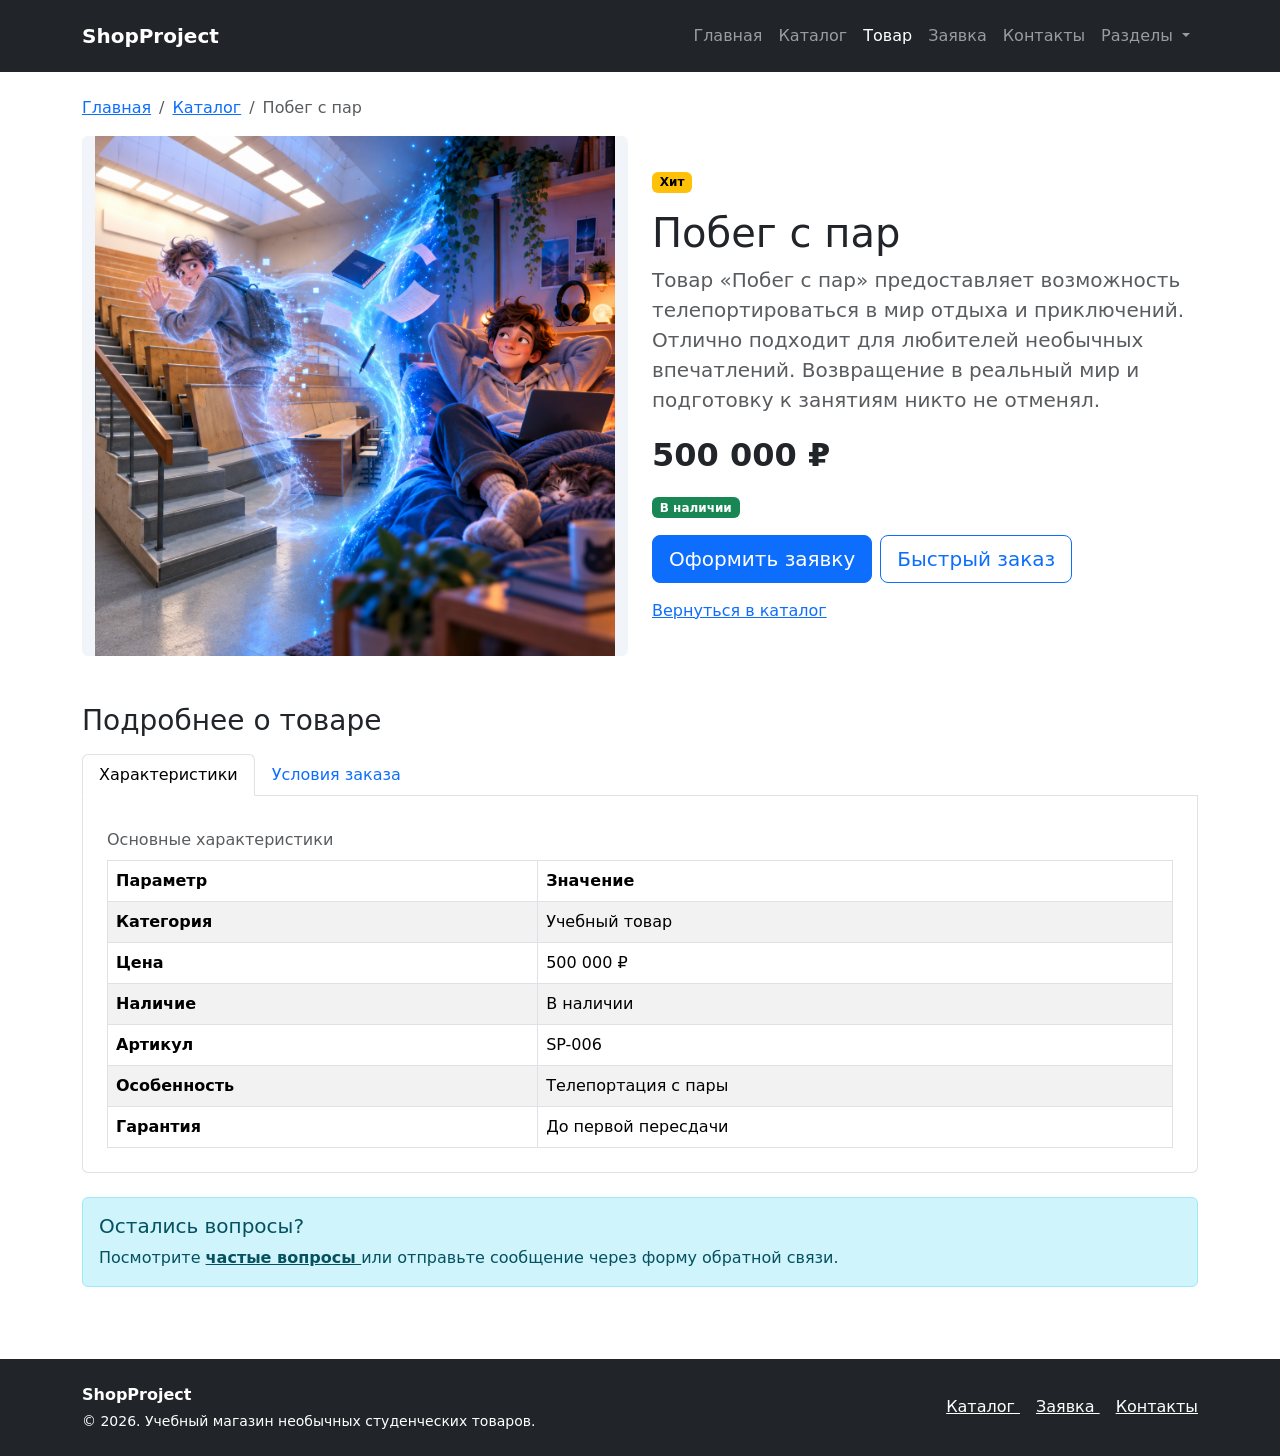
<file: product.html>
<!DOCTYPE html>
<html lang="ru">
 <head>
  <meta charset="utf-8"/>
  <meta content="width=device-width, initial-scale=1.0" name="viewport"/>
  <meta content="Описание, цена и характеристики товара ShopProject." name="description"/>
  <title>
   Побег с пар — ShopProject
  </title>
  <link href="vendor/bootstrap/css/bootstrap.min.css" rel="stylesheet"/>
  <link href="css/custom.css" rel="stylesheet"/>
  <script defer="" src="vendor/bootstrap/js/bootstrap.bundle.min.js">
  </script>
  <script defer="" src="js/main.js">
  </script>
 </head>
 <body class="d-flex flex-column min-vh-100">
  <a class="visually-hidden-focusable position-absolute top-0 start-0 bg-white p-3 z-3" href="#main">
   Перейти к содержимому
  </a>
  <header>
   <nav aria-label="Основная навигация" class="navbar navbar-expand-lg bg-dark navbar-dark py-3">
    <div class="container">
     <a class="navbar-brand fw-bold" href="index.html">
      ShopProject
     </a>
     <button aria-controls="mainNavbar" aria-expanded="false" aria-label="Открыть меню" class="navbar-toggler" data-bs-target="#mainNavbar" data-bs-toggle="collapse" type="button">
      <span class="navbar-toggler-icon">
      </span>
     </button>
     <div class="collapse navbar-collapse" id="mainNavbar">
      <ul class="navbar-nav ms-auto">
       <li class="nav-item">
        <a class="nav-link" href="index.html">
         Главная
        </a>
       </li>
       <li class="nav-item">
        <a class="nav-link" href="catalog.html">
         Каталог
        </a>
       </li>
       <li class="nav-item">
        <a aria-current="page" class="nav-link active" href="product.html">
         Товар
        </a>
       </li>
       <li class="nav-item">
        <a class="nav-link" href="order.html">
         Заявка
        </a>
       </li>
       <li class="nav-item">
        <a class="nav-link" href="contacts.html">
         Контакты
        </a>
       </li>
       <li class="nav-item dropdown">
        <button aria-expanded="false" class="nav-link dropdown-toggle" data-bs-toggle="dropdown" type="button">
         Разделы
        </button>
        <ul class="dropdown-menu dropdown-menu-end">
         <li>
          <a class="dropdown-item" href="index.html#advantages">
           Преимущества
          </a>
         </li>
         <li>
          <a class="dropdown-item" href="index.html#popular">
           Популярные товары
          </a>
         </li>
         <li>
          <a class="dropdown-item" href="contacts.html#faq">
           Частые вопросы
          </a>
         </li>
        </ul>
       </li>
      </ul>
     </div>
    </div>
   </nav>
  </header>
  <main class="flex-grow-1" id="main" tabindex="-1">
   <div class="container my-4">
    <nav aria-label="Хлебные крошки">
     <ol class="breadcrumb">
      <li class="breadcrumb-item">
       <a href="index.html">
        Главная
       </a>
      </li>
      <li class="breadcrumb-item">
       <a href="catalog.html">
        Каталог
       </a>
      </li>
      <li aria-current="page" class="breadcrumb-item active" id="product-crumb">
       Побег с пар
      </li>
     </ol>
    </nav>
    <div class="row g-4 align-items-center">
     <div class="col-12 col-lg-6">
      <img alt="Иллюстрация побега студента с пары" class="img-fluid rounded detail-image" height="640" id="product-image" src="images/leave.png" width="640"/>
     </div>
     <section aria-labelledby="product-name" class="col-12 col-lg-6">
      <span class="badge text-bg-warning mb-3" id="product-badge">
       Хит
      </span>
      <h1 id="product-name">
       Побег с пар
      </h1>
      <p class="lead text-body-secondary" id="product-description">
       Товар «Побег с пар» предоставляет возможность телепортироваться в мир отдыха и приключений. Отлично подходит для любителей необычных впечатлений. Возвращение в реальный мир и подготовку к занятиям никто не отменял.
      </p>
      <p class="fs-2 fw-bold" id="product-price">
       500 000 ₽
      </p>
      <p>
       <span class="badge text-bg-success">
        В наличии
       </span>
      </p>
      <div class="d-flex flex-wrap gap-2">
       <a class="btn btn-primary btn-lg" href="order.html" id="product-order">
        Оформить заявку
       </a>
       <button class="btn btn-outline-primary btn-lg" data-bs-target="#orderModal" data-bs-toggle="modal" id="product-quick" type="button">
        Быстрый заказ
       </button>
      </div>
      <a class="d-inline-block mt-3" href="catalog.html">
       Вернуться в каталог
      </a>
     </section>
    </div>
    <section aria-labelledby="details-heading" class="mt-5">
     <h2 class="h3 mb-3" id="details-heading">
      Подробнее о товаре
     </h2>
     <ul class="nav nav-tabs" id="product-tabs" role="tablist">
      <li class="nav-item" role="presentation">
       <button aria-controls="specs" aria-selected="true" class="nav-link active" data-bs-target="#specs" data-bs-toggle="tab" id="specs-tab" role="tab" type="button">
        Характеристики
       </button>
      </li>
      <li class="nav-item" role="presentation">
       <button aria-controls="terms" aria-selected="false" class="nav-link" data-bs-target="#terms" data-bs-toggle="tab" id="terms-tab" role="tab" type="button">
        Условия заказа
       </button>
      </li>
     </ul>
     <div class="tab-content border border-top-0 rounded-bottom p-3 p-md-4">
      <div aria-labelledby="specs-tab" class="tab-pane fade show active" id="specs" role="tabpanel" tabindex="0">
       <div class="table-responsive">
        <table class="table table-striped table-bordered mb-0">
         <caption class="caption-top">
          Основные характеристики
         </caption>
         <thead>
          <tr>
           <th scope="col">
            Параметр
           </th>
           <th scope="col">
            Значение
           </th>
          </tr>
         </thead>
         <tbody>
          <tr>
           <th scope="row">
            Категория
           </th>
           <td>
            Учебный товар
           </td>
          </tr>
          <tr>
           <th scope="row">
            Цена
           </th>
           <td>
            500 000 ₽
           </td>
          </tr>
          <tr>
           <th scope="row">
            Наличие
           </th>
           <td>
            В наличии
           </td>
          </tr>
          <tr>
           <th scope="row">
            Артикул
           </th>
           <td>
            SP-006
           </td>
          </tr>
          <tr>
           <th scope="row">
            Особенность
           </th>
           <td>
            Телепортация с пары
           </td>
          </tr>
          <tr>
           <th scope="row">
            Гарантия
           </th>
           <td>
            До первой пересдачи
           </td>
          </tr>
         </tbody>
        </table>
       </div>
      </div>
      <div aria-labelledby="terms-tab" class="tab-pane fade" id="terms" role="tabpanel" tabindex="0">
       <h3 class="h5">
        Как оформить заявку
       </h3>
       <ol>
        <li>
         Выберите товар в форме заявки.
        </li>
        <li>
         Укажите контакты и при необходимости дату связи.
        </li>
        <li>
         Отправьте форму и проверьте результат.
        </li>
       </ol>
       <p class="mb-0">
        Все товары и условия вымышлены. Оплата и реальная доставка в учебном проекте не предусмотрены.
       </p>
      </div>
     </div>
    </section>
    <aside class="alert alert-info mt-4" role="alert">
     <h2 class="h5">
      Остались вопросы?
     </h2>
     <p class="mb-0">
      Посмотрите
      <a class="alert-link" href="contacts.html#faq">
       частые вопросы
      </a>
      или отправьте сообщение через форму обратной связи.
     </p>
    </aside>
   </div>
  </main>
  <footer class="bg-dark text-white py-4 mt-5">
   <div class="container">
    <div class="row g-3 align-items-center">
     <div class="col-12 col-md-7">
      <p class="fw-bold mb-1">
       ShopProject
      </p>
      <p class="small mb-0">
       © 2026. Учебный магазин необычных студенческих товаров.
      </p>
     </div>
     <div class="col-12 col-md-5 text-md-end">
      <a class="text-white me-3" href="catalog.html">
       Каталог
      </a>
      <a class="text-white me-3" href="order.html">
       Заявка
      </a>
      <a class="text-white" href="contacts.html">
       Контакты
      </a>
     </div>
    </div>
   </div>
  </footer>
  <div aria-hidden="true" aria-labelledby="orderModalLabel" class="modal fade" id="orderModal" tabindex="-1">
   <div class="modal-dialog modal-dialog-centered modal-dialog-scrollable">
    <div class="modal-content">
     <div class="modal-header">
      <h2 class="modal-title fs-5" id="orderModalLabel">
       Быстрая заявка
      </h2>
      <button aria-label="Закрыть" class="btn-close" data-bs-dismiss="modal" type="button">
      </button>
     </div>
     <div class="modal-body">
      <p class="text-body-secondary">
       Учебная форма: данные никуда не отправляются.
      </p>
      <form class="demo-form" id="quick-form">
       <p class="small text-body-secondary">
        Поля со звёздочкой обязательны.
       </p>
       <div class="row g-3">
        <div class="col-12">
         <label class="form-label" for="quick-product">
          Товар *
         </label>
         <select class="form-select" id="quick-product" name="product" required="">
          <option value="">
           Выберите товар
          </option>
          <option value="backpack">
           Рюкзак — 1 000 ₽
          </option>
          <option value="pencil-case">
           Пенал — 1 500 ₽
          </option>
          <option value="portal">
           Личный портал — 2 000 ₽
          </option>
          <option value="personal-bench">
           Личная лавочка — 2 100 ₽
          </option>
          <option value="aluminum-cap">
           Защита от внешних воздействий — 2 000 ₽
          </option>
          <option value="leave">
           Побег с пар — 500 000 ₽
          </option>
         </select>
        </div>
        <div class="col-12 col-md-6">
         <label class="form-label" for="quick-name">
          Имя *
         </label>
         <input autocomplete="name" class="form-control" id="quick-name" maxlength="80" minlength="2" name="name" required="" type="text"/>
        </div>
        <div class="col-12 col-md-6">
         <label class="form-label" for="quick-phone">
          Телефон *
         </label>
         <div class="input-group">
          <span class="input-group-text" id="quick-prefix">
           +7
          </span>
          <input aria-describedby="quick-prefix quick-phone-help" autocomplete="tel-national" class="form-control" id="quick-phone" inputmode="numeric" maxlength="10" name="phone" pattern="[0-9]{10}" placeholder="9000000000" required="" type="tel"/>
         </div>
         <div class="form-text" id="quick-phone-help">
          10 цифр без +7, пробелов и скобок.
         </div>
        </div>
        <div class="col-12">
         <div class="form-check">
          <input class="form-check-input" id="quick-agree" name="agreement" required="" type="checkbox"/>
          <label class="form-check-label" for="quick-agree">
           Я согласен на обработку данных *
          </label>
         </div>
        </div>
        <div class="col-12 d-flex flex-wrap gap-2">
         <button class="btn btn-primary" type="submit">
          Отправить заявку
         </button>
         <button class="btn btn-outline-secondary" data-bs-dismiss="modal" type="button">
          Закрыть
         </button>
        </div>
       </div>
       <p class="alert alert-success mt-3 mb-0" hidden="" role="status" tabindex="-1">
        Форма успешно заполнена! Это учебный проект: данные никуда не отправляются.
       </p>
      </form>
     </div>
    </div>
   </div>
  </div>
  <noscript>
   <p class="container alert alert-warning my-3">
    Для работы меню, модального окна, вкладок и обработки учебной формы включите JavaScript.
   </p>
  </noscript>
 </body>
</html>
</file>
<file: css/custom.css>
/* Bootstrap отвечает за сетку, отступы и компоненты. Здесь — только детали проекта. */
:root {
  --shop-image-bg: #f1f4f8;
  --shop-focus: #9b1f87;
}

.product-image {
  height: 240px;
  object-fit: cover;
  background: var(--shop-image-bg);
}

.hero-image {
  width: 100%;
  height: clamp(240px, 30vw, 420px);
  object-fit: cover;
}

.detail-image {
  width: 100%;
  max-height: 520px;
  object-fit: contain;
  background: var(--shop-image-bg);
}

:where(a, button, input, select, textarea):focus-visible {
  outline: 3px solid var(--shop-focus);
  outline-offset: 3px;
}

section[id] {
  scroll-margin-top: 1rem;
}
</file>
